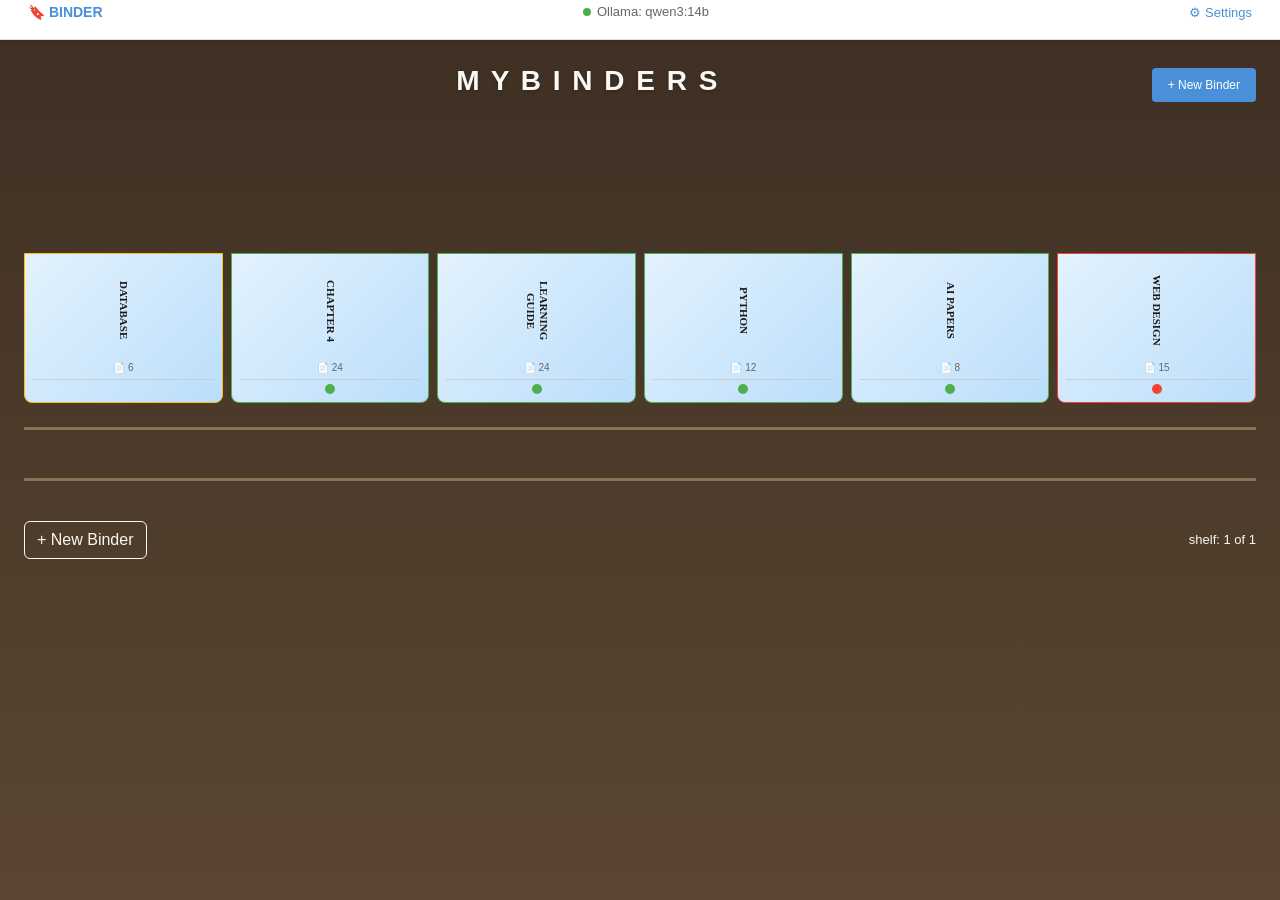
<file: binder/wireframes/index.html>
<!DOCTYPE html>
<html lang="en">
<head>
    <meta charset="UTF-8">
    <meta name="viewport" content="width=device-width, initial-scale=1.0">
    <title>Binder — Bookshelf</title>
    <link href="https://cdnjs.cloudflare.com/ajax/libs/bootstrap/5.3.0/css/bootstrap.min.css" rel="stylesheet">
    <link rel="stylesheet" href="app.css">
</head>
<body class="bookshelf-page">
    <!-- Global Top Bar -->
    <nav class="top-bar">
        <div class="container-fluid">
            <div class="top-bar-content">
                <div class="top-bar-left">
                    <span class="binder-brand">🔖 BINDER</span>
                </div>
                <div class="top-bar-center">
                    <div class="ollama-status">
                        <span class="status-dot online"></span>
                        <span class="status-text">Ollama: qwen3:14b</span>
                    </div>
                </div>
                <div class="top-bar-right">
                    <a href="settings.html" class="settings-link" title="Settings">⚙ Settings</a>
                </div>
            </div>
        </div>
    </nav>

    <!-- Ollama Down Banner (hidden by default) -->
    <div id="ollama-banner" class="ollama-banner alert alert-warning mb-0 d-none">
        <div class="container-fluid">
            <div class="banner-content">
                <span>⚠ Ollama unreachable at ai-lab:11434 — generation and new ingestion are paused. Your data is safe.</span>
                <div class="banner-actions">
                    <button class="btn btn-sm btn-outline-warning" id="retry-btn">Retry</button>
                    <button class="btn btn-sm btn-link text-warning" id="dismiss-banner">Dismiss</button>
                </div>
            </div>
        </div>
    </div>

    <!-- Main Content -->
    <main class="bookshelf-main">
        <div class="shelf-container">
            <!-- Shelf Label and CTA -->
            <div class="shelf-header">
                <h1 class="shelf-title">M Y   B I N D E R S</h1>
                <button class="btn btn-primary btn-sm" id="new-binder-btn">+ New Binder</button>
            </div>

            <!-- Empty State (shown when no binders) -->
            <div id="empty-state" class="empty-state d-none">
                <div class="empty-state-content">
                    <h2>Your shelf is empty.</h2>
                    <p>What are you studying first?</p>
                    <button class="btn btn-primary" id="empty-create-btn">+ Create your first binder</button>
                </div>
            </div>

            <!-- Bookshelf with Shelves -->
            <div id="bookshelf" class="bookshelf">
                <!-- Shelves are generated here by JavaScript -->
            </div>

            <!-- Pagination / More Binders -->
            <div id="shelf-pagination" class="shelf-pagination d-none">
                <button class="btn btn-link">View all X →</button>
            </div>

            <!-- Bottom CTA -->
            <div class="shelf-bottom-actions">
                <button class="btn btn-ghost" id="bottom-new-binder-btn">+ New Binder</button>
                <span class="shelf-counter">shelf: 1 of 3</span>
            </div>
        </div>
    </main>

    <!-- New Binder Modal -->
    <div class="modal fade" id="newBinderModal" tabindex="-1" aria-labelledby="newBinderModalLabel" aria-hidden="true">
        <div class="modal-dialog">
            <div class="modal-content">
                <div class="modal-header">
                    <h5 class="modal-title" id="newBinderModalLabel">Create a New Binder</h5>
                    <button type="button" class="btn-close" data-bs-dismiss="modal" aria-label="Close"></button>
                </div>
                <div class="modal-body">
                    <form id="newBinderForm">
                        <div class="mb-3">
                            <label for="binderName" class="form-label">Binder Name *</label>
                            <input type="text" class="form-control" id="binderName" required placeholder="e.g., Chapter 4, PARA System">
                        </div>
                        <div class="mb-3">
                            <label for="binderDesc" class="form-label">Description</label>
                            <input type="text" class="form-control" id="binderDesc" placeholder="One line description (optional)">
                        </div>
                    </form>
                </div>
                <div class="modal-footer">
                    <button type="button" class="btn btn-secondary" data-bs-dismiss="modal">Cancel</button>
                    <button type="button" class="btn btn-primary" id="createBinderBtn">Create Binder</button>
                </div>
            </div>
        </div>
    </div>

    <!-- Rename Binder Modal -->
    <div class="modal fade" id="renameBinderModal" tabindex="-1" aria-labelledby="renameBinderModalLabel" aria-hidden="true">
        <div class="modal-dialog">
            <div class="modal-content">
                <div class="modal-header">
                    <h5 class="modal-title" id="renameBinderModalLabel">Rename Binder</h5>
                    <button type="button" class="btn-close" data-bs-dismiss="modal" aria-label="Close"></button>
                </div>
                <div class="modal-body">
                    <form id="renameBinderForm">
                        <div class="mb-3">
                            <label for="newBinderName" class="form-label">New Name</label>
                            <input type="text" class="form-control" id="newBinderName" required>
                        </div>
                    </form>
                </div>
                <div class="modal-footer">
                    <button type="button" class="btn btn-secondary" data-bs-dismiss="modal">Cancel</button>
                    <button type="button" class="btn btn-primary" id="confirmRenameBtn">Rename</button>
                </div>
            </div>
        </div>
    </div>

    <!-- Delete Binder Modal -->
    <div class="modal fade" id="deleteBinderModal" tabindex="-1" aria-labelledby="deleteBinderModalLabel" aria-hidden="true">
        <div class="modal-dialog">
            <div class="modal-content">
                <div class="modal-header">
                    <h5 class="modal-title" id="deleteBinderModalLabel">Delete Binder</h5>
                    <button type="button" class="btn-close" data-bs-dismiss="modal" aria-label="Close"></button>
                </div>
                <div class="modal-body">
                    <p id="deleteWarning"></p>
                    <form id="deleteBinderForm">
                        <div class="mb-3">
                            <label for="confirmDelete" class="form-label">Type the binder name to confirm:</label>
                            <input type="text" class="form-control" id="confirmDelete" placeholder="Type to confirm deletion">
                        </div>
                    </form>
                </div>
                <div class="modal-footer">
                    <button type="button" class="btn btn-secondary" data-bs-dismiss="modal">Cancel</button>
                    <button type="button" class="btn btn-danger" id="confirmDeleteBtn" disabled>Delete</button>
                </div>
            </div>
        </div>
    </div>

    <!-- Context Menu (right-click) -->
    <div id="contextMenu" class="context-menu d-none">
        <button class="context-menu-item" data-action="open">Open</button>
        <button class="context-menu-item" data-action="rename">Rename</button>
        <button class="context-menu-item text-danger" data-action="delete">Delete</button>
    </div>

    <!-- Toast Container -->
    <div class="toast-container position-fixed bottom-0 end-0 p-3">
        <div id="toast" class="toast" role="alert" aria-live="assertive" aria-atomic="true">
            <div class="toast-body"></div>
        </div>
    </div>

    <script src="https://cdnjs.cloudflare.com/ajax/libs/bootstrap/5.3.0/js/bootstrap.bundle.min.js"></script>
    <script src="bookshelf.js"></script>
</body>
</html>
</file>
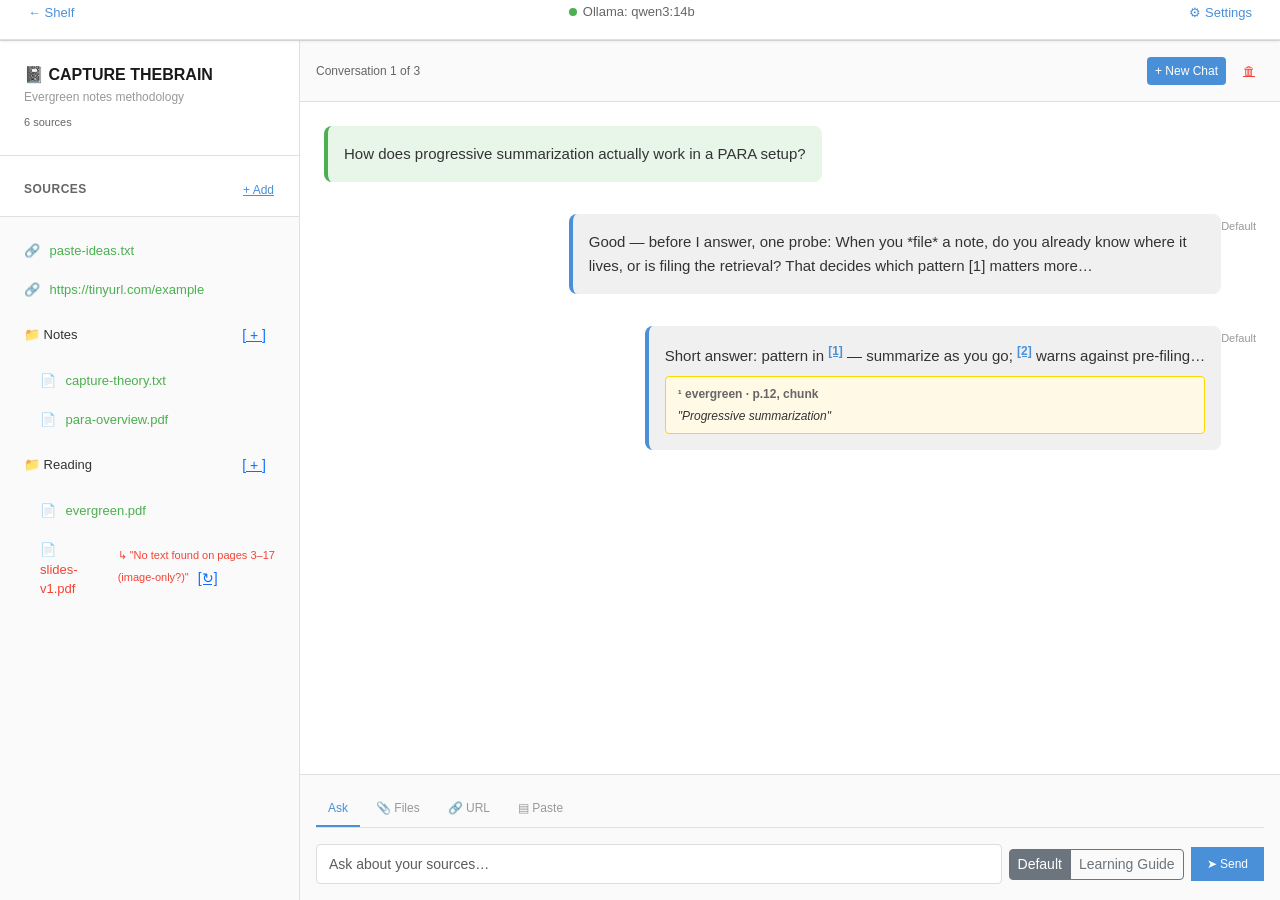
<file: binder/wireframes/binder.html>
<!DOCTYPE html>
<html lang="en">
<head>
    <meta charset="UTF-8">
    <meta name="viewport" content="width=device-width, initial-scale=1.0">
    <title>Binder — Inside</title>
    <link href="https://cdnjs.cloudflare.com/ajax/libs/bootstrap/5.3.0/css/bootstrap.min.css" rel="stylesheet">
    <link rel="stylesheet" href="app.css">
</head>
<body class="binder-page">
    <!-- Global Top Bar -->
    <nav class="top-bar">
        <div class="container-fluid">
            <div class="top-bar-content">
                <div class="top-bar-left">
                    <a href="index.html" class="shelf-link">← Shelf</a>
                </div>
                <div class="top-bar-center">
                    <div class="ollama-status">
                        <span class="status-dot online"></span>
                        <span class="status-text">Ollama: qwen3:14b</span>
                    </div>
                </div>
                <div class="top-bar-right">
                    <a href="settings.html" class="settings-link" title="Settings">⚙ Settings</a>
                </div>
            </div>
        </div>
    </nav>

    <!-- Ollama Down Banner -->
    <div id="ollama-banner" class="ollama-banner alert alert-warning mb-0 d-none">
        <div class="container-fluid">
            <div class="banner-content">
                <span>⚠ Ollama unreachable at ai-lab:11434 — generation and new ingestion are paused. Your data is safe.</span>
                <div class="banner-actions">
                    <button class="btn btn-sm btn-outline-warning" id="retry-btn">Retry</button>
                    <button class="btn btn-sm btn-link text-warning" id="dismiss-banner">Dismiss</button>
                </div>
            </div>
        </div>
    </div>

    <!-- Main Content - Two Pane Layout -->
    <main class="binder-main">
        <!-- Left Pane: Sources & Sections -->
        <aside class="sources-pane">
            <!-- Binder Header -->
            <div class="binder-header">
                <h2 id="binder-title" class="binder-title">📓 CAPTURE THEBRAIN</h2>
                <p id="binder-desc" class="binder-description">Evergreen notes methodology</p>
                <div class="binder-stats">
                    <span id="source-count">0 sources</span>
                </div>
            </div>

            <!-- Error Banner -->
            <div id="error-banner" class="alert alert-warning d-none">
                <span id="error-text"></span>
                <button class="btn btn-sm btn-outline-warning ms-2" id="error-retry-btn">Retry</button>
                <button class="btn btn-sm btn-link" id="error-skip-btn">Skip for now</button>
            </div>

            <!-- Sources Section -->
            <div class="sources-section">
                <div class="sources-header">
                    <h3>SOURCES</h3>
                    <button class="btn btn-sm btn-link" id="add-source-btn" title="Add a new source">+ Add</button>
                </div>

                <!-- Sources Tree -->
                <div id="sources-tree" class="sources-tree">
                    <!-- Sources are populated here by JavaScript -->
                </div>
            </div>
        </aside>

        <!-- Right Pane: Chat -->
        <section class="chat-pane">
            <!-- Conversation Header -->
            <div class="chat-header">
                <span class="conversation-info">Conversation <span id="current-convo">1</span> of <span id="total-convo">1</span></span>
                <div class="chat-actions">
                    <button class="btn btn-sm btn-primary" id="new-chat-btn">+ New Chat</button>
                    <button class="btn btn-sm btn-link text-danger" id="delete-chat-btn">🗑</button>
                </div>
            </div>

            <!-- Messages Container -->
            <div id="messages-container" class="messages-container">
                <!-- Messages are populated here by JavaScript -->
            </div>

            <!-- Empty State -->
            <div id="chat-empty-state" class="chat-empty-state d-none">
                <div class="empty-content">
                    <h3>This binder has no sources yet.</h3>
                    <p>Chat stays locked until at least one is ingested.</p>
                    <div class="button-group">
                        <button class="btn btn-primary btn-sm" id="add-files-empty">📎 Add files</button>
                        <button class="btn btn-primary btn-sm" id="add-url-empty">🔗 Add URL</button>
                        <button class="btn btn-primary btn-sm" id="add-paste-empty">▤ Paste text</button>
                        <button class="btn btn-outline-primary btn-sm" id="add-section-empty">+ New section</button>
                    </div>
                </div>
            </div>

            <!-- Chat Composer -->
            <div class="chat-footer">
                <div class="composer-tabs">
                    <button class="composer-tab active" data-tab="ask">Ask</button>
                    <button class="composer-tab" data-tab="files">📎 Files</button>
                    <button class="composer-tab" data-tab="url">🔗 URL</button>
                    <button class="composer-tab" data-tab="paste">▤ Paste</button>
                </div>

                <!-- Ask Tab (active by default) -->
                <div class="composer-content active" data-tab="ask">
                    <div class="input-group">
                        <input type="text" class="form-control" id="message-input" placeholder="Ask about your sources…" aria-label="Ask about your sources">
                        <div class="style-selector">
                            <div class="btn-group btn-group-sm" role="group">
                                <input type="radio" class="btn-check" name="style" id="style-default" value="default" checked>
                                <label class="btn btn-outline-secondary" for="style-default">Default</label>
                                <input type="radio" class="btn-check" name="style" id="style-learning" value="learning">
                                <label class="btn btn-outline-secondary" for="style-learning">Learning Guide</label>
                            </div>
                        </div>
                        <button class="btn btn-primary" id="send-btn" type="button">➤ Send</button>
                        <button class="btn btn-outline-secondary d-none" id="stop-btn" type="button">⏹ Stop</button>
                    </div>
                </div>

                <!-- Files Tab -->
                <div class="composer-content" data-tab="files">
                    <div class="file-dropzone" id="file-dropzone">
                        <p>Drag and drop PDF, DOCX, TXT, MD files here or click to browse</p>
                        <small>100-page PDF → searchable in under 3 minutes</small>
                        <input type="file" id="file-input" multiple accept=".pdf,.docx,.txt,.md" style="display: none;">
                    </div>
                    <div class="mt-3">
                        <select id="file-destination" class="form-select form-select-sm mb-2">
                            <option value="root">Add to: Root level</option>
                            <!-- Sections populated by JavaScript -->
                        </select>
                        <button class="btn btn-primary btn-sm w-100" id="upload-files-btn">Add to binder</button>
                    </div>
                </div>

                <!-- URL Tab -->
                <div class="composer-content" data-tab="url">
                    <div class="input-group mb-2">
                        <input type="url" class="form-control" id="url-input" placeholder="https://example.com">
                        <button class="btn btn-outline-secondary" id="fetch-url-btn" type="button">Fetch</button>
                    </div>
                    <small class="text-muted">JS-only pages: unsupported in v1</small>
                    <div class="mt-3">
                        <select id="url-destination" class="form-select form-select-sm mb-2">
                            <option value="root">Add to: Root level</option>
                            <!-- Sections populated by JavaScript -->
                        </select>
                        <button class="btn btn-primary btn-sm w-100" id="add-url-btn">Add to binder</button>
                    </div>
                </div>

                <!-- Paste Tab -->
                <div class="composer-content" data-tab="paste">
                    <div class="mb-2">
                        <input type="text" class="form-control" id="paste-title" placeholder="Title (optional, defaults to first line)">
                    </div>
                    <div class="mb-2">
                        <textarea class="form-control" id="paste-content" rows="6" placeholder="Paste your text here…"></textarea>
                    </div>
                    <div class="mb-2">
                        <select id="paste-destination" class="form-select form-select-sm">
                            <option value="root">Add to: Root level</option>
                            <!-- Sections populated by JavaScript -->
                        </select>
                    </div>
                    <button class="btn btn-primary btn-sm w-100" id="add-paste-btn">Add to binder</button>
                </div>
            </div>
        </section>
    </main>

    <!-- Add Source Modal -->
    <div class="modal fade" id="addSourceModal" tabindex="-1" aria-labelledby="addSourceModalLabel" aria-hidden="true">
        <div class="modal-dialog">
            <div class="modal-content">
                <div class="modal-header">
                    <h5 class="modal-title" id="addSourceModalLabel">Add Source</h5>
                    <button type="button" class="btn-close" data-bs-dismiss="modal" aria-label="Close"></button>
                </div>
                <div class="modal-body">
                    <div class="nav nav-tabs mb-3" role="tablist">
                        <button class="nav-link active" id="add-files-tab" data-bs-toggle="tab" data-bs-target="#add-files-content" type="button" role="tab">📎 Files</button>
                        <button class="nav-link" id="add-url-tab" data-bs-toggle="tab" data-bs-target="#add-url-content" type="button" role="tab">🔗 URL</button>
                        <button class="nav-link" id="add-paste-tab" data-bs-toggle="tab" data-bs-target="#add-paste-content" type="button" role="tab">▤ Paste</button>
                    </div>
                    <div class="tab-content">
                        <div class="tab-pane fade show active" id="add-files-content" role="tabpanel">
                            <div class="file-dropzone" id="modal-file-dropzone">
                                <p>Drop files here or click to browse</p>
                                <input type="file" id="modal-file-input" multiple accept=".pdf,.docx,.txt,.md" style="display: none;">
                            </div>
                        </div>
                        <div class="tab-pane fade" id="add-url-content" role="tabpanel">
                            <div class="input-group mb-2">
                                <input type="url" class="form-control" id="modal-url-input" placeholder="https://example.com">
                                <button class="btn btn-outline-secondary" id="modal-fetch-url-btn" type="button">Fetch</button>
                            </div>
                            <small class="text-muted">JS-only pages: unsupported in v1</small>
                        </div>
                        <div class="tab-pane fade" id="add-paste-content" role="tabpanel">
                            <div class="mb-2">
                                <input type="text" class="form-control" id="modal-paste-title" placeholder="Title (optional)">
                            </div>
                            <div class="mb-2">
                                <textarea class="form-control" id="modal-paste-text" rows="6" placeholder="Paste your text here…"></textarea>
                            </div>
                        </div>
                    </div>
                    <div class="mt-3">
                        <label class="form-label">Add to:</label>
                        <select id="modal-destination" class="form-select">
                            <option value="root">Root level</option>
                            <!-- Sections populated by JavaScript -->
                        </select>
                    </div>
                </div>
                <div class="modal-footer">
                    <button type="button" class="btn btn-secondary" data-bs-dismiss="modal">Cancel</button>
                    <button type="button" class="btn btn-primary" id="modal-add-source-btn">Add to binder</button>
                </div>
            </div>
        </div>
    </div>

    <!-- Toast Container -->
    <div class="toast-container position-fixed bottom-0 end-0 p-3">
        <div id="toast" class="toast" role="alert" aria-live="polite" aria-atomic="true">
            <div class="toast-body"></div>
        </div>
    </div>

    <script src="https://cdnjs.cloudflare.com/ajax/libs/bootstrap/5.3.0/js/bootstrap.bundle.min.js"></script>
    <script src="binder.js"></script>
</body>
</html>
</file>
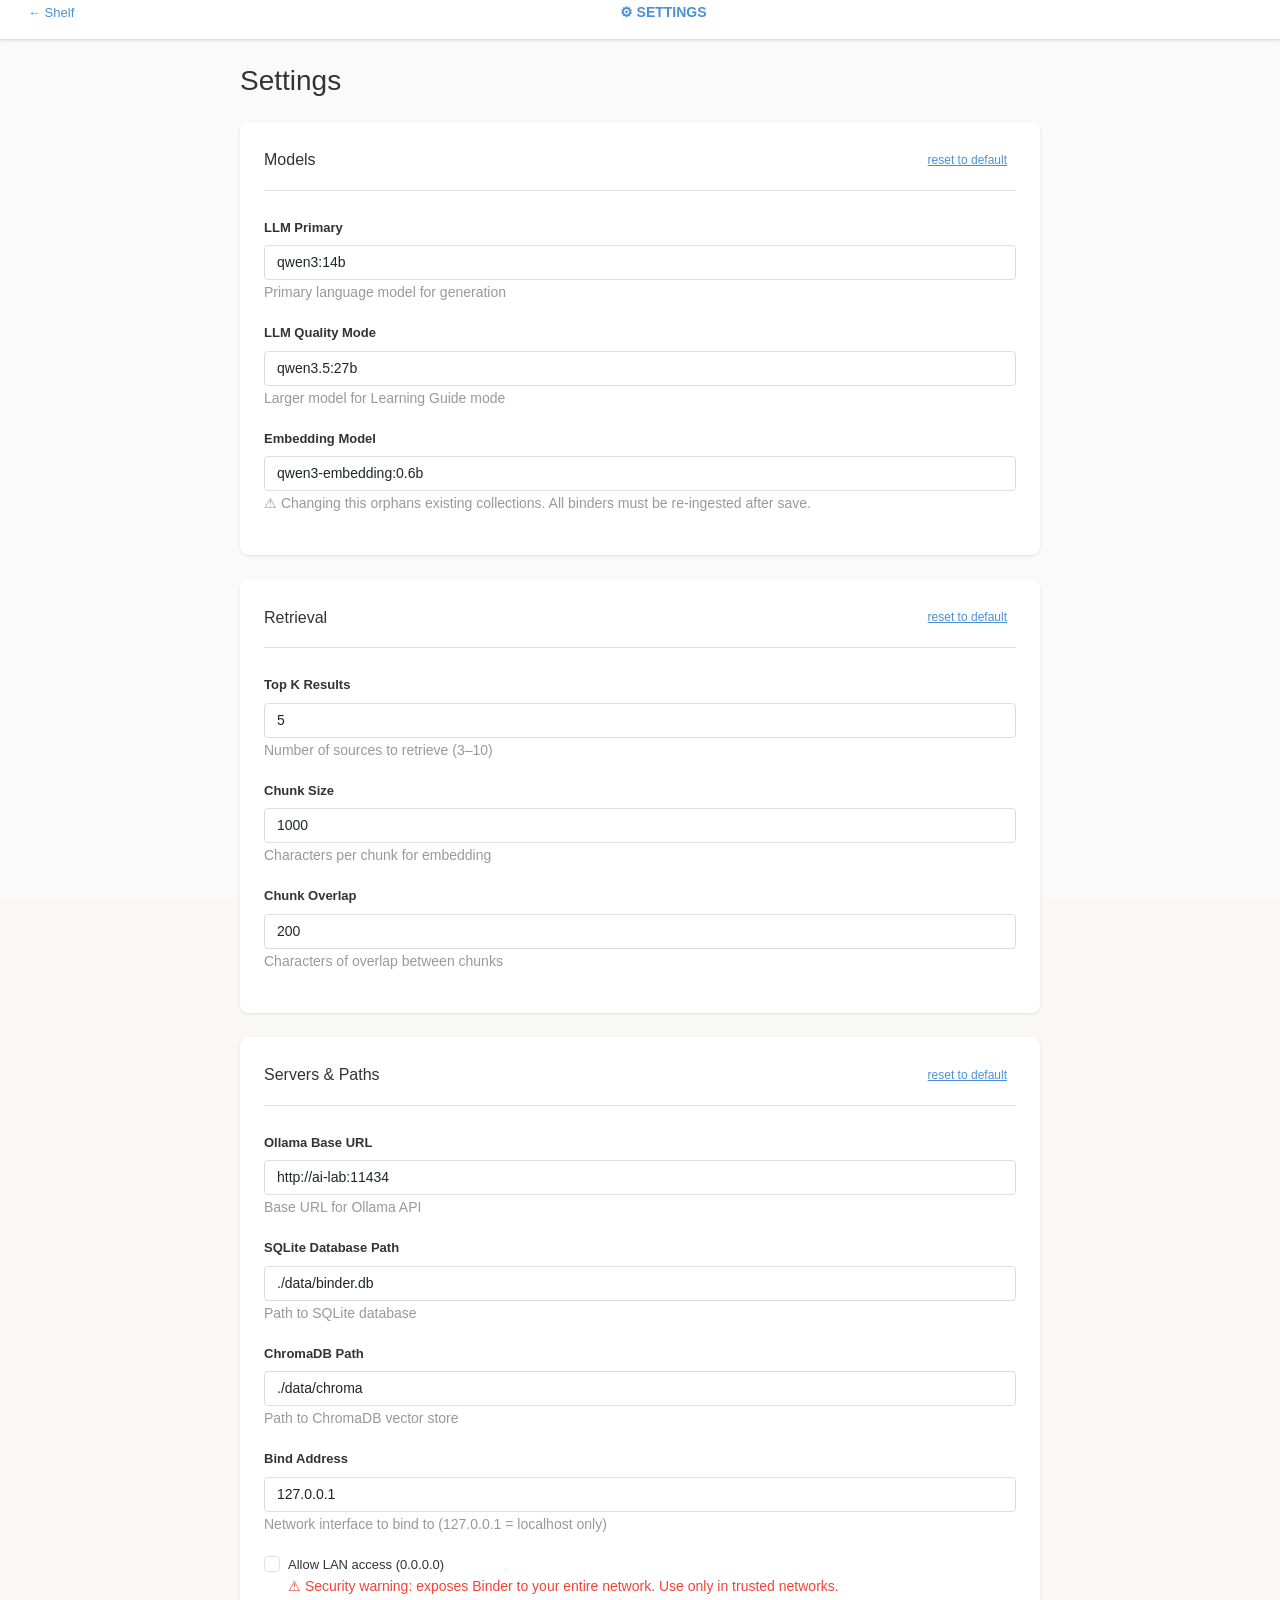
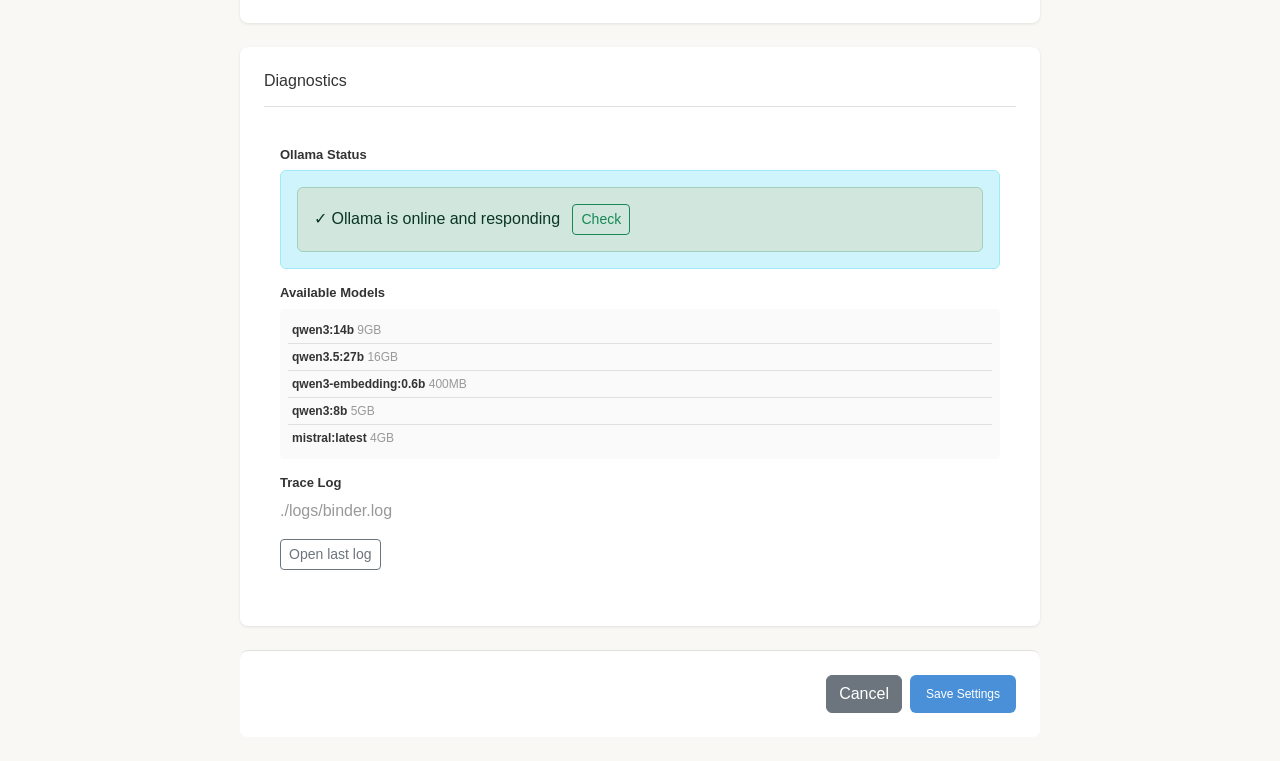
<file: binder/wireframes/settings.html>
<!DOCTYPE html>
<html lang="en">
<head>
    <meta charset="UTF-8">
    <meta name="viewport" content="width=device-width, initial-scale=1.0">
    <title>Binder — Settings</title>
    <link href="https://cdnjs.cloudflare.com/ajax/libs/bootstrap/5.3.0/css/bootstrap.min.css" rel="stylesheet">
    <link rel="stylesheet" href="app.css">
</head>
<body class="settings-page">
    <!-- Global Top Bar -->
    <nav class="top-bar">
        <div class="container-fluid">
            <div class="top-bar-content">
                <div class="top-bar-left">
                    <a href="index.html" class="shelf-link">← Shelf</a>
                </div>
                <div class="top-bar-center">
                    <span class="binder-brand">⚙ SETTINGS</span>
                </div>
                <div class="top-bar-right">
                </div>
            </div>
        </div>
    </nav>

    <!-- Main Content -->
    <main class="settings-main">
        <div class="settings-container">
            <h1>Settings</h1>

            <!-- Models Section -->
            <section class="settings-section">
                <div class="section-header">
                    <h2>Models</h2>
                    <button class="btn btn-link btn-sm" id="reset-models">reset to default</button>
                </div>
                <form id="models-form">
                    <div class="mb-3">
                        <label for="llm-primary" class="form-label">LLM Primary</label>
                        <input type="text" class="form-control" id="llm-primary" value="qwen3:14b">
                        <small class="text-muted">Primary language model for generation</small>
                    </div>
                    <div class="mb-3">
                        <label for="llm-quality" class="form-label">LLM Quality Mode</label>
                        <input type="text" class="form-control" id="llm-quality" value="qwen3.5:27b">
                        <small class="text-muted">Larger model for Learning Guide mode</small>
                    </div>
                    <div class="mb-3">
                        <label for="embedding-model" class="form-label">Embedding Model</label>
                        <input type="text" class="form-control" id="embedding-model" value="qwen3-embedding:0.6b">
                        <small class="text-muted">
                            ⚠ Changing this orphans existing collections. All binders must be re-ingested after save.
                        </small>
                    </div>
                </form>
            </section>

            <!-- Retrieval Section -->
            <section class="settings-section">
                <div class="section-header">
                    <h2>Retrieval</h2>
                    <button class="btn btn-link btn-sm" id="reset-retrieval">reset to default</button>
                </div>
                <form id="retrieval-form">
                    <div class="mb-3">
                        <label for="top-k" class="form-label">Top K Results</label>
                        <input type="number" class="form-control" id="top-k" min="3" max="10" value="5">
                        <small class="text-muted">Number of sources to retrieve (3–10)</small>
                    </div>
                    <div class="mb-3">
                        <label for="chunk-size" class="form-label">Chunk Size</label>
                        <input type="number" class="form-control" id="chunk-size" value="1000">
                        <small class="text-muted">Characters per chunk for embedding</small>
                    </div>
                    <div class="mb-3">
                        <label for="chunk-overlap" class="form-label">Chunk Overlap</label>
                        <input type="number" class="form-control" id="chunk-overlap" value="200">
                        <small class="text-muted">Characters of overlap between chunks</small>
                    </div>
                </form>
            </section>

            <!-- Servers & Paths Section -->
            <section class="settings-section">
                <div class="section-header">
                    <h2>Servers & Paths</h2>
                    <button class="btn btn-link btn-sm" id="reset-servers">reset to default</button>
                </div>
                <form id="servers-form">
                    <div class="mb-3">
                        <label for="ollama-url" class="form-label">Ollama Base URL</label>
                        <input type="url" class="form-control" id="ollama-url" value="http://ai-lab:11434">
                        <small class="text-muted">Base URL for Ollama API</small>
                    </div>
                    <div class="mb-3">
                        <label for="sqlite-path" class="form-label">SQLite Database Path</label>
                        <input type="text" class="form-control" id="sqlite-path" value="./data/binder.db">
                        <small class="text-muted">Path to SQLite database</small>
                    </div>
                    <div class="mb-3">
                        <label for="chromadb-path" class="form-label">ChromaDB Path</label>
                        <input type="text" class="form-control" id="chromadb-path" value="./data/chroma">
                        <small class="text-muted">Path to ChromaDB vector store</small>
                    </div>
                    <div class="mb-3">
                        <label for="bind-address" class="form-label">Bind Address</label>
                        <input type="text" class="form-control" id="bind-address" value="127.0.0.1">
                        <small class="text-muted">Network interface to bind to (127.0.0.1 = localhost only)</small>
                    </div>
                    <div class="form-check">
                        <input class="form-check-input" type="checkbox" id="lan-mode" value="">
                        <label class="form-check-label" for="lan-mode">
                            Allow LAN access (0.0.0.0)
                        </label>
                        <small class="d-block text-danger">⚠ Security warning: exposes Binder to your entire network. Use only in trusted networks.</small>
                    </div>
                </form>
            </section>

            <!-- Diagnostics Section -->
            <section class="settings-section">
                <div class="section-header">
                    <h2>Diagnostics</h2>
                </div>
                <div class="diagnostics-content">
                    <div class="mb-3">
                        <h5>Ollama Status</h5>
                        <div id="ollama-status" class="alert alert-info">
                            <span id="ollama-status-text">Checking…</span>
                            <button class="btn btn-sm btn-outline-info ms-2" id="ollama-check-btn">Check</button>
                        </div>
                    </div>

                    <div class="mb-3">
                        <h5>Available Models</h5>
                        <div id="models-list" class="models-list">
                            <p class="text-muted">Fetching models…</p>
                        </div>
                    </div>

                    <div class="mb-3">
                        <h5>Trace Log</h5>
                        <p id="trace-log-path" class="text-muted">./logs/binder.log</p>
                        <button class="btn btn-sm btn-outline-secondary" id="open-log-btn">Open last log</button>
                    </div>
                </div>
            </section>

            <!-- Save Button -->
            <div class="settings-actions">
                <button class="btn btn-secondary" id="cancel-btn">Cancel</button>
                <button class="btn btn-primary" id="save-btn">Save Settings</button>
            </div>
        </div>
    </main>

    <!-- Toast Container -->
    <div class="toast-container position-fixed bottom-0 end-0 p-3">
        <div id="toast" class="toast" role="alert" aria-live="polite" aria-atomic="true">
            <div class="toast-body"></div>
        </div>
    </div>

    <script src="https://cdnjs.cloudflare.com/ajax/libs/bootstrap/5.3.0/js/bootstrap.bundle.min.js"></script>
    <script src="settings.js"></script>
</body>
</html>
</file>
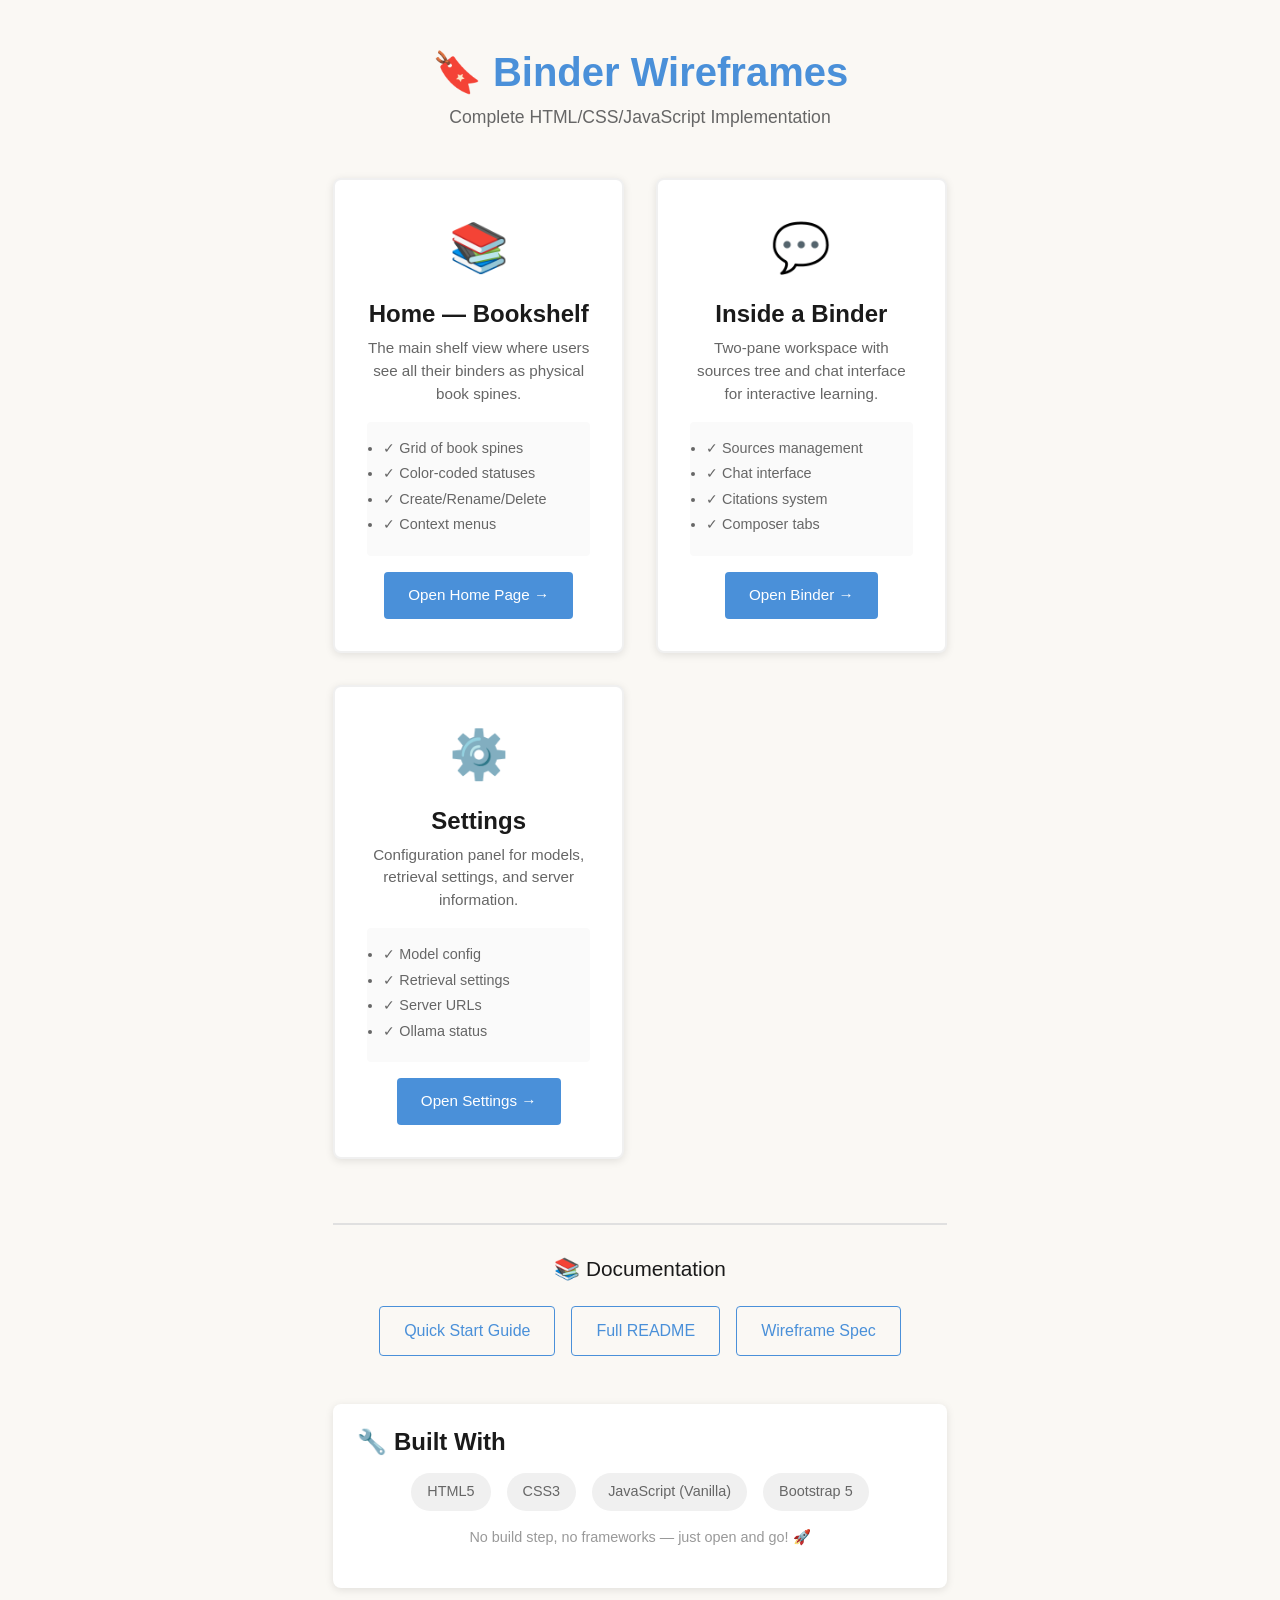
<file: binder/wireframes/START.html>
<!DOCTYPE html>
<html lang="en">
<head>
    <meta charset="UTF-8">
    <meta name="viewport" content="width=device-width, initial-scale=1.0">
    <title>Binder Wireframes — Navigation Hub</title>
    <link href="https://cdnjs.cloudflare.com/ajax/libs/bootstrap/5.3.0/css/bootstrap.min.css" rel="stylesheet">
    <style>
        :root {
            --binder-accent: #4A90D9;
            --binder-bg: #FAF8F4;
        }
        
        body {
            background-color: var(--binder-bg);
            font-family: -apple-system, BlinkMacSystemFont, "Segoe UI", Roboto, sans-serif;
            min-height: 100vh;
            display: flex;
            align-items: center;
            justify-content: center;
        }
        
        .hub-container {
            max-width: 800px;
            margin: 0 auto;
            padding: 3rem;
        }
        
        .hub-header {
            text-align: center;
            margin-bottom: 3rem;
        }
        
        .hub-header h1 {
            font-size: 2.5rem;
            font-weight: 700;
            color: var(--binder-accent);
            margin-bottom: 0.5rem;
        }
        
        .hub-header p {
            color: #666;
            font-size: 1.1rem;
        }
        
        .pages-grid {
            display: grid;
            grid-template-columns: repeat(auto-fit, minmax(250px, 1fr));
            gap: 2rem;
        }
        
        .page-card {
            background: white;
            border-radius: 8px;
            padding: 2rem;
            text-align: center;
            box-shadow: 0 2px 8px rgba(0, 0, 0, 0.1);
            transition: all 200ms;
            text-decoration: none;
            color: inherit;
            border: 2px solid #f0f0f0;
        }
        
        .page-card:hover {
            box-shadow: 0 8px 24px rgba(0, 0, 0, 0.15);
            border-color: var(--binder-accent);
            transform: translateY(-4px);
        }
        
        .page-icon {
            font-size: 3rem;
            margin-bottom: 1rem;
        }
        
        .page-card h2 {
            font-size: 1.5rem;
            font-weight: 600;
            color: #1a1a1a;
            margin-bottom: 0.5rem;
        }
        
        .page-card p {
            color: #666;
            font-size: 0.95rem;
            margin-bottom: 1rem;
            line-height: 1.5;
        }
        
        .page-features {
            text-align: left;
            margin: 1rem 0;
            padding: 1rem;
            background-color: #fafafa;
            border-radius: 4px;
            font-size: 0.9rem;
        }
        
        .page-features li {
            color: #666;
            margin-bottom: 4px;
        }
        
        .btn-visit {
            background-color: var(--binder-accent);
            color: white;
            padding: 0.75rem 1.5rem;
            border-radius: 4px;
            text-decoration: none;
            display: inline-block;
            transition: all 200ms;
            border: none;
            cursor: pointer;
            font-size: 0.95rem;
        }
        
        .btn-visit:hover {
            background-color: #2e5fa3;
            color: white;
            text-decoration: none;
        }
        
        .docs-section {
            margin-top: 4rem;
            padding-top: 2rem;
            border-top: 2px solid #e0e0e0;
            text-align: center;
        }
        
        .docs-section h3 {
            color: #1a1a1a;
            font-size: 1.3rem;
            margin-bottom: 1.5rem;
        }
        
        .docs-links {
            display: flex;
            gap: 1rem;
            justify-content: center;
            flex-wrap: wrap;
        }
        
        .doc-link {
            padding: 0.75rem 1.5rem;
            border: 1px solid var(--binder-accent);
            color: var(--binder-accent);
            text-decoration: none;
            border-radius: 4px;
            transition: all 200ms;
        }
        
        .doc-link:hover {
            background-color: var(--binder-accent);
            color: white;
        }
        
        .tech-stack {
            margin-top: 3rem;
            padding: 1.5rem;
            background: white;
            border-radius: 8px;
            box-shadow: 0 2px 8px rgba(0, 0, 0, 0.1);
        }
        
        .tech-stack h4 {
            color: #1a1a1a;
            font-weight: 600;
            margin-bottom: 1rem;
        }
        
        .tech-list {
            display: flex;
            gap: 1rem;
            flex-wrap: wrap;
            justify-content: center;
        }
        
        .tech-badge {
            background-color: #f0f0f0;
            padding: 0.5rem 1rem;
            border-radius: 20px;
            font-size: 0.9rem;
            color: #666;
        }
    </style>
</head>
<body>
    <div class="hub-container">
        <div class="hub-header">
            <h1>🔖 Binder Wireframes</h1>
            <p>Complete HTML/CSS/JavaScript Implementation</p>
        </div>

        <div class="pages-grid">
            <!-- Home Page -->
            <a href="index.html" class="page-card">
                <div class="page-icon">📚</div>
                <h2>Home — Bookshelf</h2>
                <p>The main shelf view where users see all their binders as physical book spines.</p>
                <ul class="page-features">
                    <li>✓ Grid of book spines</li>
                    <li>✓ Color-coded statuses</li>
                    <li>✓ Create/Rename/Delete</li>
                    <li>✓ Context menus</li>
                </ul>
                <button class="btn-visit">Open Home Page →</button>
            </a>

            <!-- Binder Page -->
            <a href="binder.html" class="page-card">
                <div class="page-icon">💬</div>
                <h2>Inside a Binder</h2>
                <p>Two-pane workspace with sources tree and chat interface for interactive learning.</p>
                <ul class="page-features">
                    <li>✓ Sources management</li>
                    <li>✓ Chat interface</li>
                    <li>✓ Citations system</li>
                    <li>✓ Composer tabs</li>
                </ul>
                <button class="btn-visit">Open Binder →</button>
            </a>

            <!-- Settings Page -->
            <a href="settings.html" class="page-card">
                <div class="page-icon">⚙️</div>
                <h2>Settings</h2>
                <p>Configuration panel for models, retrieval settings, and server information.</p>
                <ul class="page-features">
                    <li>✓ Model config</li>
                    <li>✓ Retrieval settings</li>
                    <li>✓ Server URLs</li>
                    <li>✓ Ollama status</li>
                </ul>
                <button class="btn-visit">Open Settings →</button>
            </a>
        </div>

        <!-- Documentation Section -->
        <div class="docs-section">
            <h3>📚 Documentation</h3>
            <div class="docs-links">
                <a href="QUICKSTART.md" class="doc-link" target="_blank">Quick Start Guide</a>
                <a href="README.md" class="doc-link" target="_blank">Full README</a>
                <a href="../docs/Binder%20-%20Blueprint%20-%20Wireframe%20Spec.md" class="doc-link" target="_blank">Wireframe Spec</a>
            </div>
        </div>

        <!-- Tech Stack -->
        <div class="tech-stack">
            <h4>🔧 Built With</h4>
            <div class="tech-list">
                <span class="tech-badge">HTML5</span>
                <span class="tech-badge">CSS3</span>
                <span class="tech-badge">JavaScript (Vanilla)</span>
                <span class="tech-badge">Bootstrap 5</span>
            </div>
            <p style="margin-top: 1rem; color: #999; text-align: center; font-size: 0.9rem;">
                No build step, no frameworks — just open and go! 🚀
            </p>
        </div>
    </div>
</body>
</html>
</file>
<file: binder/wireframes/app.css>
/* ============================================================
   BINDER — Bootstrap 5 Custom CSS
   Design Tokens and Component Overrides
   ============================================================ */

:root {
    --binder-accent: #4A90D9;
    --binder-bg: #FAF8F4;
    --binder-shelf-bg: linear-gradient(to bottom, #3E2F23, #5A4632);
    --status-ready: #4CAF50;
    --status-processing: #FFC107;
    --status-empty: #9E9E9E;
    --status-error: #F44336;
    --card-radius: 8px;
    --transition-speed: 200ms;
    --spacing-xs: 8px;
    --spacing-sm: 16px;
    --spacing-md: 24px;
}

* {
    box-sizing: border-box;
}

html, body {
    height: 100%;
    font-family: -apple-system, BlinkMacSystemFont, "Segoe UI", Roboto, "Helvetica Neue", Arial, sans-serif;
    background-color: var(--binder-bg);
    color: #333;
}

/* ============================================================
   GLOBAL TOP BAR (all pages)
   ============================================================ */

.top-bar {
    background-color: #fff;
    border-bottom: 1px solid #e0e0e0;
    padding: 0;
    height: 40px;
    position: sticky;
    top: 0;
    z-index: 1000;
    box-shadow: 0 1px 3px rgba(0, 0, 0, 0.1);
}

.top-bar-content {
    display: flex;
    justify-content: space-between;
    align-items: center;
    height: 100%;
    padding: 0 var(--spacing-sm);
}

.binder-brand {
    font-weight: 700;
    font-size: 14px;
    color: var(--binder-accent);
}

.top-bar-center {
    flex: 1;
    display: flex;
    justify-content: center;
}

.ollama-status {
    display: flex;
    align-items: center;
    gap: 6px;
    font-size: 13px;
    color: #666;
}

.status-dot {
    width: 8px;
    height: 8px;
    border-radius: 50%;
    display: inline-block;
}

.status-dot.online {
    background-color: var(--status-ready);
}

.status-dot.offline {
    background-color: var(--status-error);
}

.settings-link {
    font-size: 13px;
    text-decoration: none;
    color: var(--binder-accent);
    transition: color var(--transition-speed);
}

.settings-link:hover {
    color: #2e5fa3;
}

.shelf-link {
    font-size: 13px;
    text-decoration: none;
    color: var(--binder-accent);
    transition: color var(--transition-speed);
}

.shelf-link:hover {
    color: #2e5fa3;
}

/* ============================================================
   OLLAMA DOWN BANNER
   ============================================================ */

.ollama-banner {
    background-color: #fff3cd !important;
    border: none;
    border-bottom: 1px solid #ffc107;
    padding: var(--spacing-sm) !important;
    margin: 0 !important;
}

.banner-content {
    display: flex;
    justify-content: space-between;
    align-items: center;
    gap: var(--spacing-sm);
}

.banner-actions {
    display: flex;
    gap: 8px;
}

/* ============================================================
   PAGE: BOOKSHELF (Home)
   ============================================================ */

body.bookshelf-page {
    background: var(--binder-shelf-bg);
}

.bookshelf-main {
    min-height: calc(100vh - 40px);
    padding: var(--spacing-md);
}

.shelf-container {
    max-width: 1280px;
    margin: 0 auto;
}

.shelf-header {
    display: flex;
    justify-content: space-between;
    align-items: center;
    margin-bottom: var(--spacing-md);
    text-align: center;
}

.shelf-title {
    flex: 1;
    font-size: 28px;
    font-weight: 600;
    letter-spacing: 2px;
    color: #faf8f4;
    text-shadow: 0 2px 4px rgba(0, 0, 0, 0.2);
}

.shelf-header .btn-primary {
    background-color: var(--binder-accent);
    border: none;
}

.shelf-header .btn-primary:hover {
    background-color: #2e5fa3;
}

/* Bookshelf Grid */
.bookshelf {
    display: grid;
    grid-template-columns: repeat(auto-fit, minmax(72px, 1fr));
    gap: var(--spacing-xs);
    margin-bottom: var(--spacing-md);
    padding-bottom: var(--spacing-md);
    border-bottom: 3px solid #8b7355;
    align-items: flex-end;
    min-height: 300px;
}

/* Spine (Book) */
.spine {
    display: flex;
    flex-direction: column;
    align-items: center;
    justify-content: flex-end;
    background: linear-gradient(135deg, #E3F2FD, #BBDEFB);
    border-radius: 0 0 var(--card-radius) var(--card-radius);
    padding: var(--spacing-xs);
    cursor: pointer;
    transition: all var(--transition-speed);
    min-height: 150px;
    position: relative;
    user-select: none;
}

.spine:hover {
    transform: translateY(-4px);
    box-shadow: 0 8px 16px rgba(0, 0, 0, 0.2);
}

.spine-title {
    writing-mode: vertical-rl;
    text-orientation: mixed;
    font-weight: 600;
    font-size: 11px;
    text-transform: uppercase;
    text-align: center;
    flex: 1;
    display: flex;
    align-items: center;
    justify-content: center;
    line-height: 1.2;
    padding: var(--spacing-xs) 0;
    font-family: Georgia, serif;
    font-variant: small-caps;
    color: #1a1a1a;
}

.spine-sources {
    font-size: 10px;
    color: #666;
    margin-bottom: 4px;
}

.spine-status {
    display: flex;
    justify-content: center;
    align-items: center;
    width: 100%;
    padding-top: 4px;
    border-top: 1px solid #ccc;
}

.spine-status .status-dot {
    width: 10px;
    height: 10px;
}

.spine.status-ready {
    background-color: #E8F5E9;
    border: 1px solid var(--status-ready);
}

.spine.status-processing {
    background-color: #FFF9C4;
    border: 1px solid var(--status-processing);
}

.spine.status-error {
    background-color: #FFEBEE;
    border: 1px solid var(--status-error);
}

.spine.status-empty {
    background-color: #ECEFF1;
    border: 1px solid var(--status-empty);
}

/* Context menu for spine */
.spine-menu {
    position: absolute;
    top: 0;
    right: 0;
    padding: 4px;
    opacity: 0;
    transition: opacity var(--transition-speed);
}

.spine:hover .spine-menu {
    opacity: 1;
}

.spine-menu-btn {
    background: none;
    border: none;
    font-size: 12px;
    color: #999;
    cursor: pointer;
    padding: 2px;
}

/* Empty State */
.empty-state {
    display: flex;
    justify-content: center;
    align-items: center;
    min-height: 400px;
    text-align: center;
}

.empty-state-content {
    background: rgba(255, 255, 255, 0.95);
    padding: var(--spacing-md);
    border-radius: var(--card-radius);
    box-shadow: 0 4px 12px rgba(0, 0, 0, 0.15);
}

.empty-state-content h2 {
    font-size: 24px;
    color: #666;
    margin-bottom: var(--spacing-sm);
}

.empty-state-content p {
    color: #999;
    margin-bottom: var(--spacing-md);
}

/* Shelf Bottom */
.shelf-bottom-actions {
    display: flex;
    justify-content: space-between;
    align-items: center;
    padding-top: var(--spacing-sm);
    color: #faf8f4;
    font-size: 13px;
}

.btn-ghost {
    background: none;
    border: 1px solid #faf8f4;
    color: #faf8f4;
    transition: all var(--transition-speed);
}

.btn-ghost:hover {
    background-color: rgba(250, 248, 244, 0.1);
}

/* ============================================================
   PAGE: INSIDE BINDER
   ============================================================ */

body.binder-page {
    background-color: #fff;
}

.binder-main {
    display: grid;
    grid-template-columns: 300px 1fr;
    gap: 0;
    min-height: calc(100vh - 40px);
    border-top: 1px solid #e0e0e0;
}

/* Left Pane: Sources */
.sources-pane {
    background-color: #fafafa;
    border-right: 1px solid #e0e0e0;
    overflow-y: auto;
    display: flex;
    flex-direction: column;
}

.binder-header {
    padding: var(--spacing-md);
    border-bottom: 1px solid #e0e0e0;
    background-color: #fff;
}

.binder-title {
    font-size: 16px;
    font-weight: 600;
    margin: 0 0 4px 0;
    color: #1a1a1a;
    cursor: pointer;
    transition: color var(--transition-speed);
}

.binder-title:hover {
    color: var(--binder-accent);
}

.binder-description {
    font-size: 12px;
    color: #999;
    margin: 0 0 8px 0;
    cursor: pointer;
}

.binder-stats {
    font-size: 11px;
    color: #666;
}

/* Error banner in sources pane */
.sources-pane .alert {
    margin: var(--spacing-sm);
    padding: var(--spacing-xs);
    font-size: 12px;
}

/* Sources header */
.sources-section {
    flex: 1;
    display: flex;
    flex-direction: column;
    overflow: hidden;
}

.sources-header {
    display: flex;
    justify-content: space-between;
    align-items: center;
    padding: var(--spacing-md) var(--spacing-md) var(--spacing-sm) var(--spacing-md);
    border-bottom: 1px solid #e0e0e0;
    background-color: #fff;
}

.sources-header h3 {
    font-size: 12px;
    font-weight: 700;
    text-transform: uppercase;
    letter-spacing: 0.5px;
    margin: 0;
    color: #666;
}

#add-source-btn {
    font-size: 12px;
    padding: 0;
    color: var(--binder-accent);
}

/* Sources Tree */
.sources-tree {
    flex: 1;
    overflow-y: auto;
    padding: var(--spacing-sm);
}

.source-item,
.section-item {
    padding: 8px var(--spacing-xs);
    margin-bottom: 4px;
    border-radius: 4px;
    font-size: 13px;
    cursor: pointer;
    transition: background-color var(--transition-speed);
    display: flex;
    justify-content: space-between;
    align-items: center;
}

.source-item:hover,
.section-item:hover {
    background-color: #efefef;
}

.source-item {
    color: #333;
}

.source-item.status-ready {
    color: var(--status-ready);
}

.source-item.status-processing {
    color: var(--status-processing);
}

.source-item.status-error {
    color: var(--status-error);
}

.source-icon {
    margin-right: 6px;
}

.source-progress {
    font-size: 11px;
    color: #999;
    margin-top: 2px;
    padding-left: 20px;
}

.progress-bar-sm {
    height: 4px;
}

.source-error-msg {
    font-size: 11px;
    color: var(--status-error);
    margin-top: 2px;
    padding-left: 20px;
}

/* Right Pane: Chat */
.chat-pane {
    display: flex;
    flex-direction: column;
    background-color: #fff;
    overflow: hidden;
}

.chat-header {
    display: flex;
    justify-content: space-between;
    align-items: center;
    padding: var(--spacing-sm);
    border-bottom: 1px solid #e0e0e0;
    background-color: #fafafa;
}

.conversation-info {
    font-size: 12px;
    color: #666;
}

.chat-actions {
    display: flex;
    gap: 8px;
}

.chat-actions .btn {
    font-size: 12px;
    padding: 4px 8px;
}

/* Messages Container */
.messages-container {
    flex: 1;
    overflow-y: auto;
    padding: var(--spacing-md);
    display: flex;
    flex-direction: column;
    gap: var(--spacing-sm);
}

.message {
    display: flex;
    margin-bottom: var(--spacing-sm);
}

.message.user {
    justify-content: flex-start;
}

.message.assistant {
    justify-content: flex-end;
}

.message-card {
    max-width: 70%;
    padding: var(--spacing-sm);
    border-radius: var(--card-radius);
    word-wrap: break-word;
    line-height: 1.6;
    font-size: 15px;
}

.message.user .message-card {
    background-color: #E8F5E9;
    border-left: 4px solid var(--status-ready);
}

.message.assistant .message-card {
    background-color: #f0f0f0;
    border-left: 4px solid var(--binder-accent);
}

.message.assistant.learning-guide .message-card {
    border-left-color: var(--binder-accent);
}

.message-style {
    font-size: 11px;
    color: #999;
    margin-top: 4px;
}

/* Citations in messages */
.citation-ref {
    vertical-align: super;
    font-size: 0.8em;
    font-weight: 600;
    color: var(--binder-accent);
    cursor: pointer;
    text-decoration: underline;
}

.citation-ref:hover {
    color: #2e5fa3;
}

.citation-card {
    background-color: #fff9e6;
    border: 1px solid #ffd700;
    border-radius: 4px;
    padding: 8px 12px;
    margin-top: 8px;
    font-size: 12px;
}

.citation-card-header {
    font-weight: 600;
    color: #666;
    margin-bottom: 4px;
}

.citation-card-body {
    color: #333;
    font-style: italic;
    line-height: 1.4;
}

/* Empty state in chat */
.chat-empty-state {
    display: flex;
    justify-content: center;
    align-items: center;
    height: 100%;
    text-align: center;
}

.empty-content {
    background-color: #fafafa;
    padding: var(--spacing-md);
    border-radius: var(--card-radius);
    max-width: 400px;
}

.empty-content h3 {
    font-size: 18px;
    color: #666;
    margin-bottom: var(--spacing-sm);
}

.empty-content p {
    color: #999;
    margin-bottom: var(--spacing-md);
}

.button-group {
    display: flex;
    flex-wrap: wrap;
    gap: 8px;
    justify-content: center;
}

/* Chat Footer: Composer */
.chat-footer {
    border-top: 1px solid #e0e0e0;
    padding: var(--spacing-sm);
    background-color: #fafafa;
}

.composer-tabs {
    display: flex;
    gap: 4px;
    margin-bottom: var(--spacing-sm);
    border-bottom: 1px solid #e0e0e0;
}

.composer-tab {
    background: none;
    border: none;
    padding: 8px 12px;
    font-size: 12px;
    color: #999;
    cursor: pointer;
    border-bottom: 2px solid transparent;
    transition: all var(--transition-speed);
}

.composer-tab.active {
    color: var(--binder-accent);
    border-bottom-color: var(--binder-accent);
}

.composer-content {
    display: none;
}

.composer-content.active {
    display: block;
}

.input-group {
    display: flex;
    gap: 8px;
    align-items: center;
}

.style-selector {
    display: flex;
    gap: 8px;
}

#message-input {
    flex: 1;
    min-height: 40px;
    padding: 8px 12px;
    border: 1px solid #ddd;
    border-radius: 4px;
    font-size: 14px;
}

#message-input:focus {
    border-color: var(--binder-accent);
    outline: none;
    box-shadow: 0 0 0 3px rgba(74, 144, 217, 0.1);
}

.btn-primary {
    background-color: var(--binder-accent);
    border: none;
    padding: 8px 16px;
    font-size: 12px;
}

.btn-primary:hover {
    background-color: #2e5fa3;
}

/* File Dropzone */
.file-dropzone {
    border: 2px dashed #ddd;
    border-radius: var(--card-radius);
    padding: var(--spacing-md);
    text-align: center;
    cursor: pointer;
    transition: all var(--transition-speed);
    background-color: #fafafa;
}

.file-dropzone:hover,
.file-dropzone.drag-over {
    border-color: var(--binder-accent);
    background-color: #f0f5ff;
}

.file-dropzone p {
    margin: 0 0 4px 0;
    color: #666;
    font-size: 13px;
}

.file-dropzone small {
    color: #999;
    display: block;
}

/* ============================================================
   PAGE: SETTINGS
   ============================================================ */

body.settings-page {
    background-color: #fafafa;
}

.settings-main {
    min-height: calc(100vh - 40px);
    padding: var(--spacing-md);
}

.settings-container {
    max-width: 800px;
    margin: 0 auto;
}

.settings-container h1 {
    font-size: 28px;
    margin-bottom: var(--spacing-md);
}

.settings-section {
    background-color: #fff;
    padding: var(--spacing-md);
    margin-bottom: var(--spacing-md);
    border-radius: var(--card-radius);
    box-shadow: 0 1px 3px rgba(0, 0, 0, 0.1);
}

.section-header {
    display: flex;
    justify-content: space-between;
    align-items: center;
    margin-bottom: var(--spacing-md);
    padding-bottom: var(--spacing-sm);
    border-bottom: 1px solid #e0e0e0;
}

.section-header h2 {
    font-size: 16px;
    margin: 0;
}

.section-header button {
    color: var(--binder-accent);
    font-size: 12px;
}

.form-label {
    font-weight: 600;
    color: #333;
    font-size: 13px;
}

.form-control,
.form-select {
    border: 1px solid #ddd;
    border-radius: 4px;
    font-size: 14px;
}

.form-control:focus,
.form-select:focus {
    border-color: var(--binder-accent);
    box-shadow: 0 0 0 3px rgba(74, 144, 217, 0.1);
}

.form-check-label {
    font-size: 13px;
}

.diagnostics-content {
    padding: var(--spacing-sm);
}

.diagnostics-content h5 {
    font-size: 13px;
    font-weight: 600;
    margin-bottom: 8px;
}

.models-list {
    background-color: #fafafa;
    border-radius: 4px;
    padding: 8px;
    font-size: 12px;
    max-height: 200px;
    overflow-y: auto;
}

.model-item {
    padding: 4px;
    border-bottom: 1px solid #e0e0e0;
}

.model-item:last-child {
    border-bottom: none;
}

.settings-actions {
    display: flex;
    justify-content: flex-end;
    gap: 8px;
    padding-top: var(--spacing-md);
    border-top: 1px solid #e0e0e0;
    background-color: #fff;
    padding: var(--spacing-md);
    border-radius: var(--card-radius);
}

/* ============================================================
   MODALS & CONTEXT MENUS
   ============================================================ */

.modal-content {
    border-radius: var(--card-radius);
    border: 1px solid #e0e0e0;
}

.modal-header {
    border-bottom: 1px solid #e0e0e0;
    background-color: #fafafa;
}

.modal-title {
    font-weight: 600;
    color: #1a1a1a;
}

.context-menu {
    position: fixed;
    background: white;
    border: 1px solid #ddd;
    border-radius: 4px;
    box-shadow: 0 4px 12px rgba(0, 0, 0, 0.15);
    z-index: 2000;
    min-width: 120px;
}

.context-menu-item {
    display: block;
    width: 100%;
    padding: 8px 12px;
    background: none;
    border: none;
    text-align: left;
    font-size: 13px;
    color: #333;
    cursor: pointer;
    transition: background-color var(--transition-speed);
}

.context-menu-item:hover {
    background-color: #f0f0f0;
}

.context-menu-item:first-child {
    border-top-left-radius: 4px;
    border-top-right-radius: 4px;
}

.context-menu-item:last-child {
    border-bottom-left-radius: 4px;
    border-bottom-right-radius: 4px;
}

/* ============================================================
   TOAST NOTIFICATIONS
   ============================================================ */

.toast {
    background-color: #323232;
    color: white;
    border-radius: var(--card-radius);
    min-width: 300px;
}

.toast.success {
    background-color: var(--status-ready);
}

.toast.error {
    background-color: var(--status-error);
}

.toast.info {
    background-color: var(--binder-accent);
}

.toast-body {
    font-size: 13px;
    padding: var(--spacing-sm);
}

/* ============================================================
   RESPONSIVE DESIGN
   ============================================================ */

@media (max-width: 1024px) {
    .binder-main {
        grid-template-columns: 250px 1fr;
    }

    .bookshelf {
        grid-template-columns: repeat(auto-fit, minmax(64px, 1fr));
    }
}

@media (max-width: 768px) {
    .binder-main {
        grid-template-columns: 1fr;
    }

    .sources-pane {
        border-right: none;
        border-bottom: 1px solid #e0e0e0;
        max-height: 40vh;
    }

    .message-card {
        max-width: 90%;
    }

    .bookshelf {
        grid-template-columns: repeat(auto-fit, minmax(56px, 1fr));
    }

    .shelf-title {
        font-size: 20px;
    }
}

/* Utility Classes */
.d-none {
    display: none !important;
}

.hidden {
    visibility: hidden;
}

.text-muted {
    color: #999 !important;
}

.text-danger {
    color: var(--status-error) !important;
}

.text-warning {
    color: var(--status-processing) !important;
}

.text-success {
    color: var(--status-ready) !important;
}

/* Animations */
@keyframes shimmer {
    0% {
        background-position: -1000px 0;
    }
    100% {
        background-position: 1000px 0;
    }
}

.shimmer {
    animation: shimmer 2s infinite;
    background: linear-gradient(to right, #f0f0f0 0%, #f8f8f8 50%, #f0f0f0 100%);
    background-size: 1000px 100%;
}
</file>
